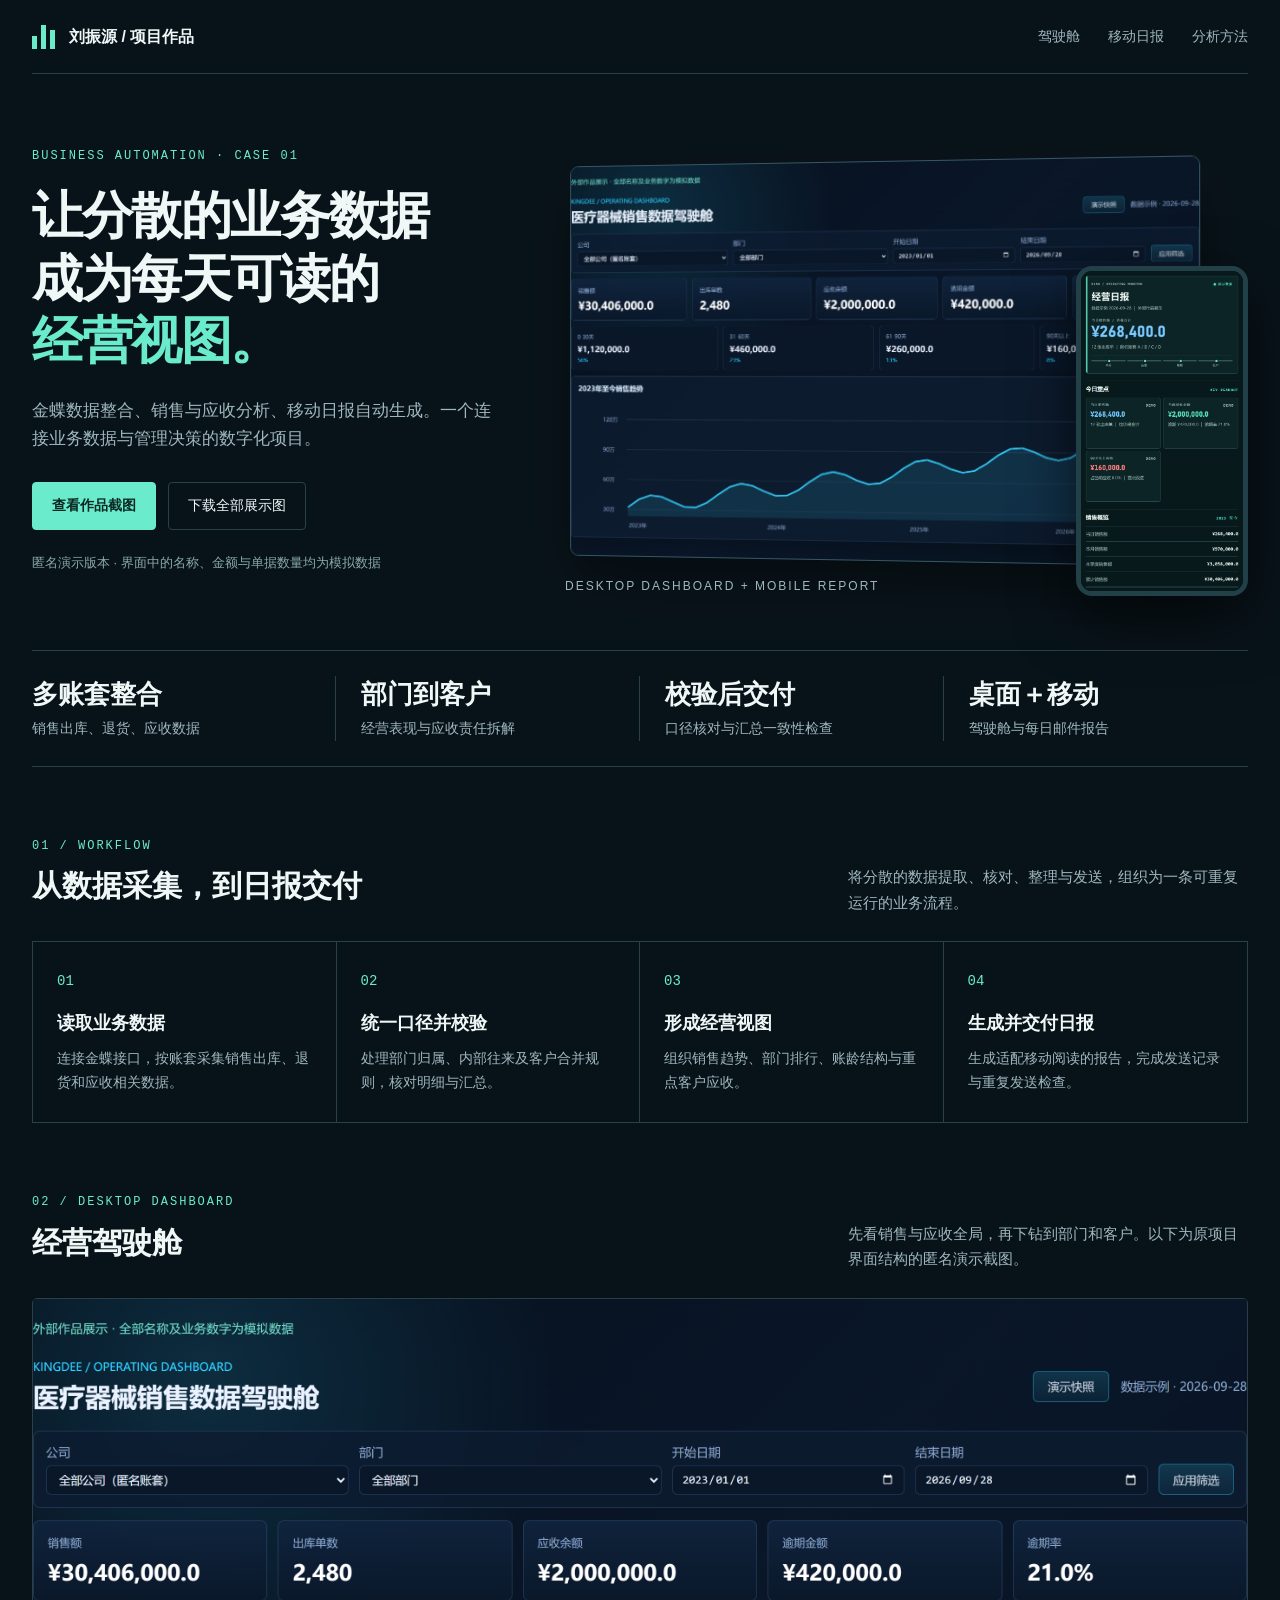
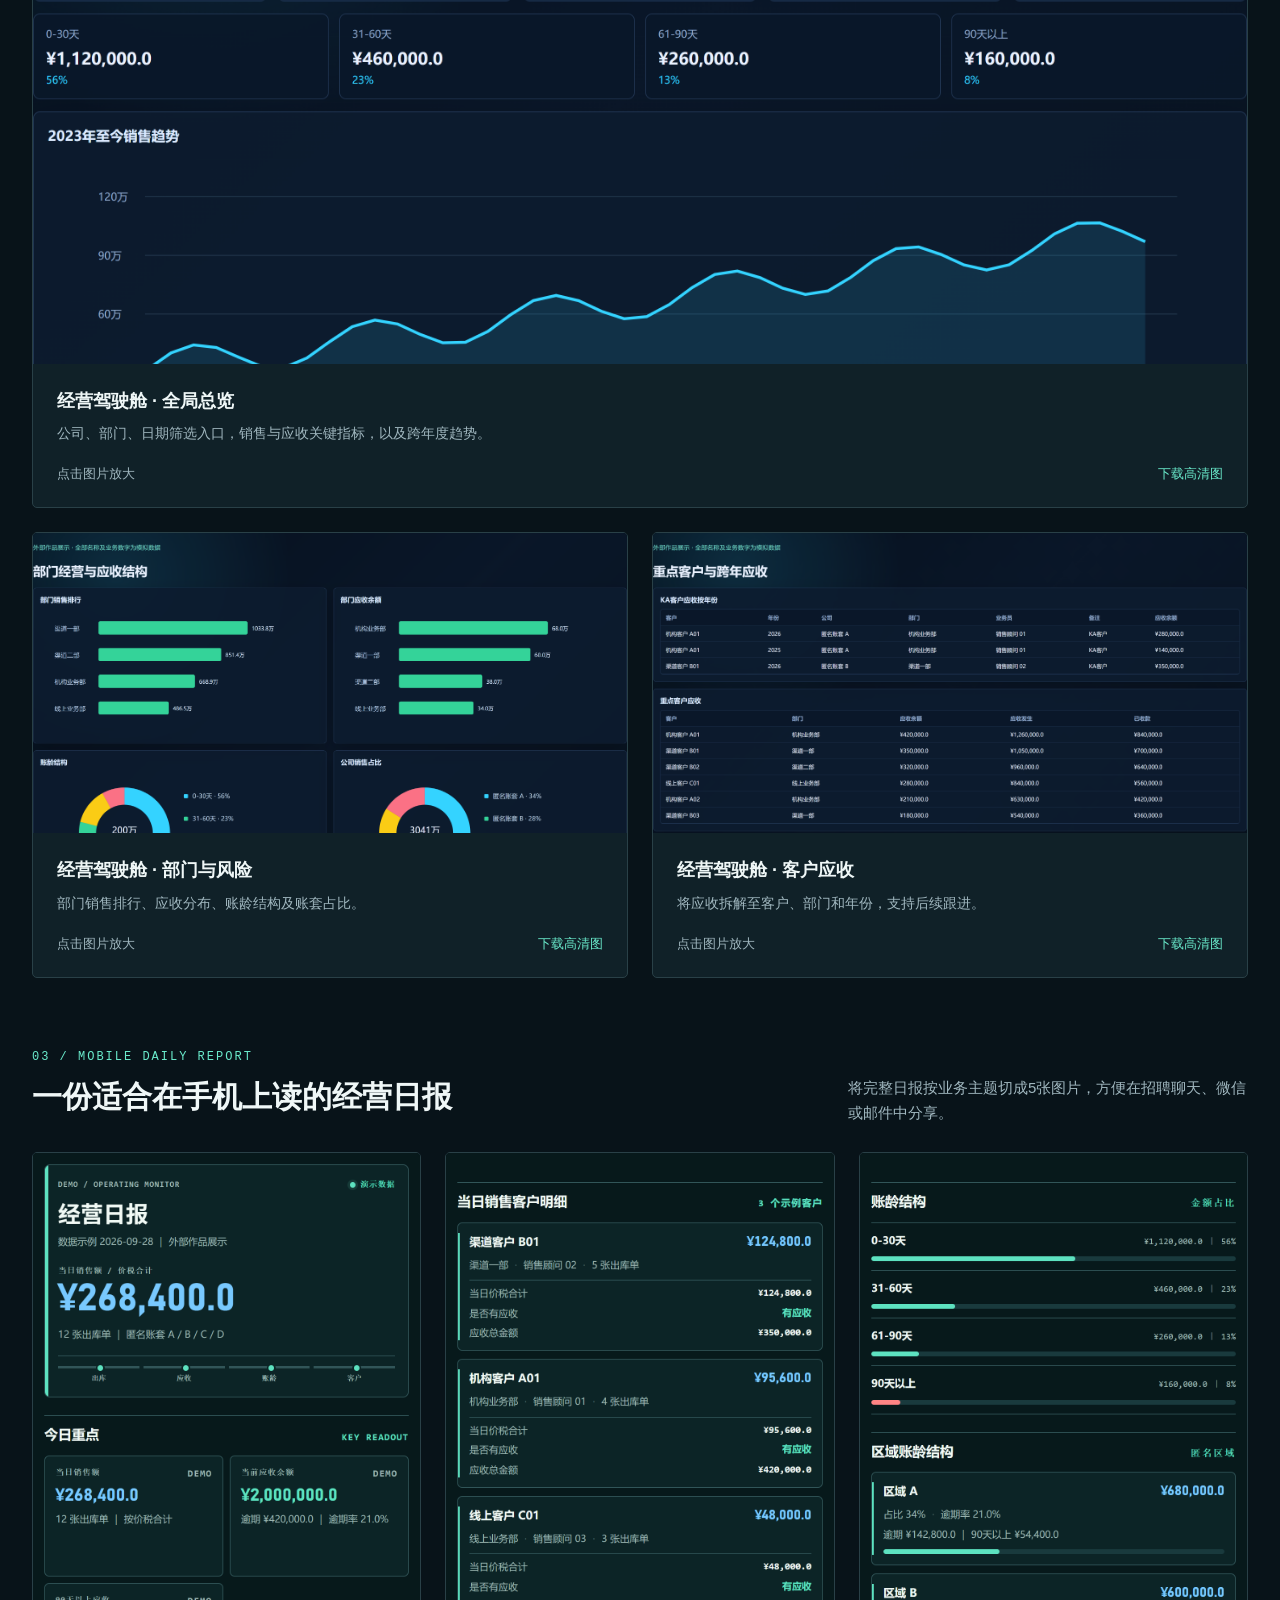
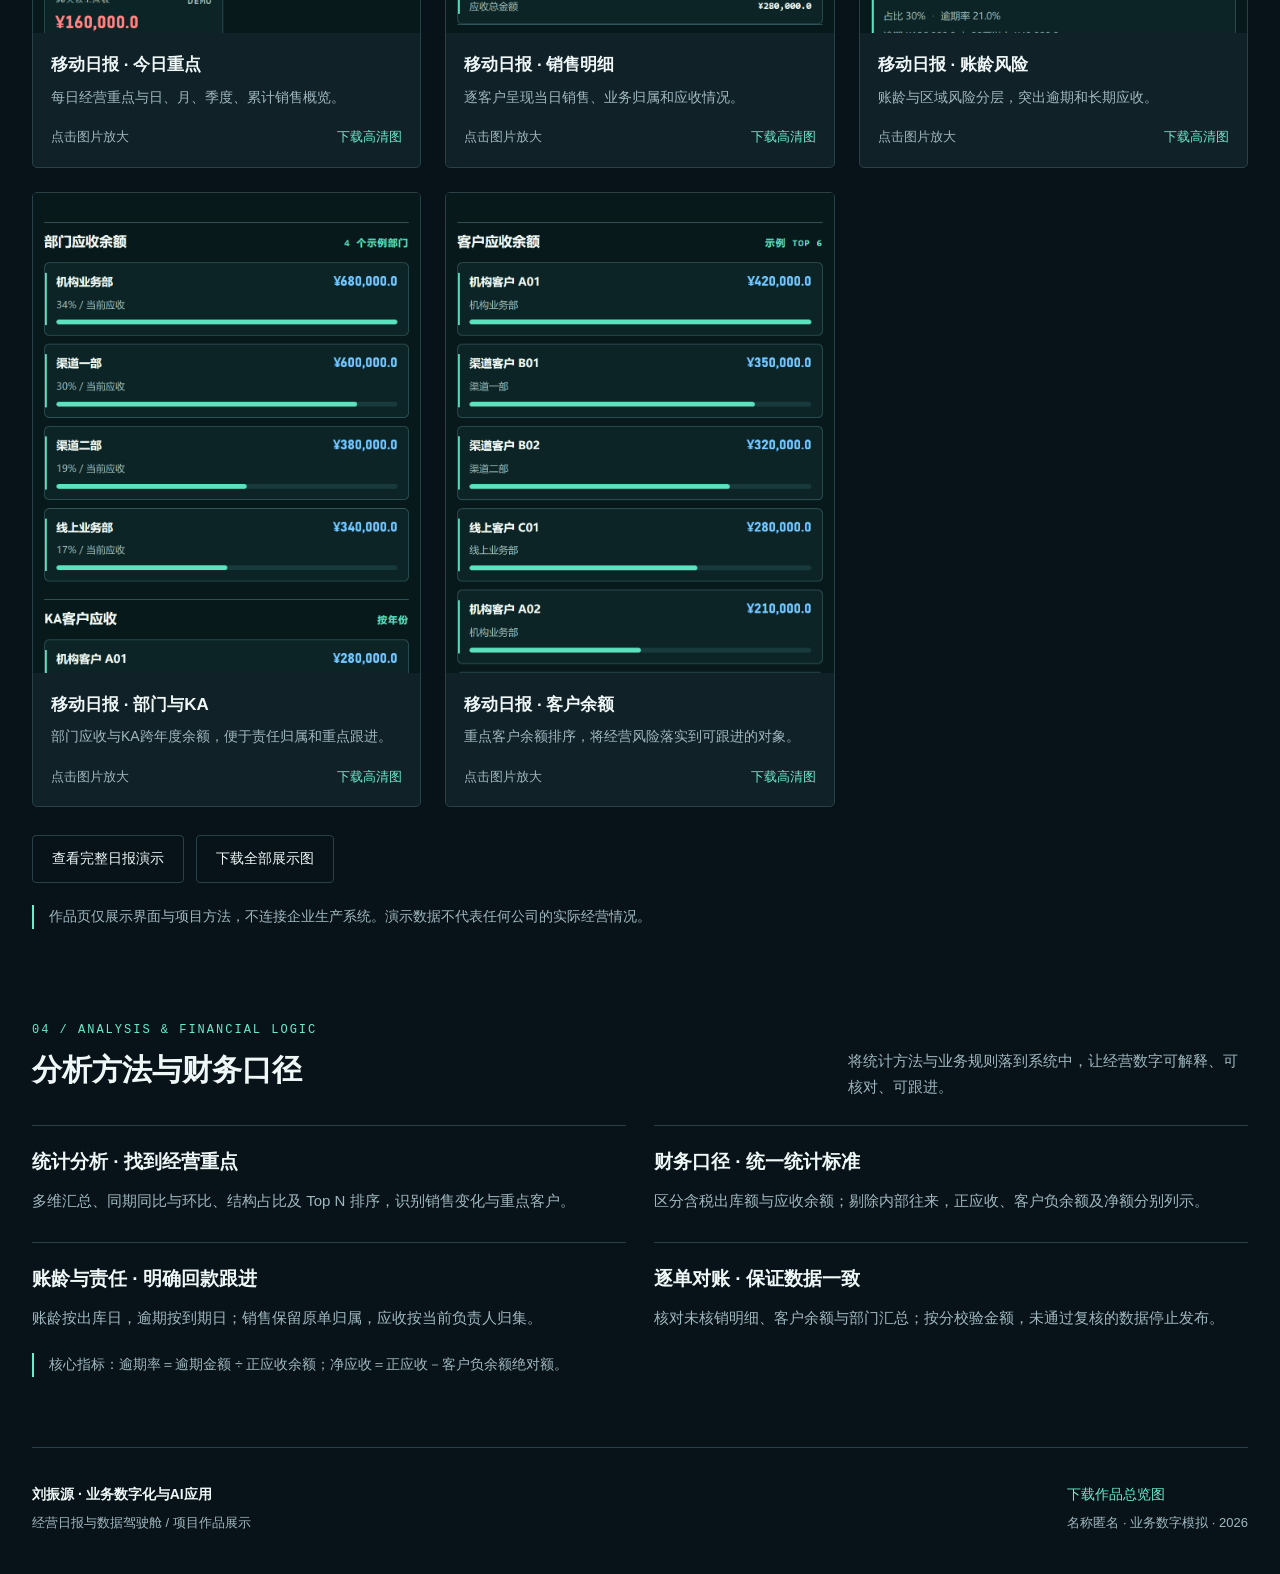
<file: index.html>
<!doctype html><html lang="zh-CN"><head><meta charset="utf-8"><meta name="viewport" content="width=device-width,initial-scale=1"><meta name="robots" content="noindex,nofollow"><meta name="description" content="刘振源的业务数字化作品：金蝶数据整合、销售与应收驾驶舱、移动经营日报和自动化交付。全部界面使用匿名名称与模拟业务数据。"><meta name="theme-color" content="#081319"><link rel="icon" href="data:image/svg+xml,%3Csvg%20xmlns%3D%22http%3A%2F%2Fwww.w3.org%2F2000%2Fsvg%22%20viewBox%3D%220%200%2064%2064%22%3E%3Crect%20width%3D%2264%22%20height%3D%2264%22%20rx%3D%2212%22%20fill%3D%22%23102128%22%2F%3E%3Cpath%20d%3D%22M16%2046V31h8v15zm12%200V16h8v30zm12%200V24h8v22z%22%20fill%3D%22%236aebcc%22%2F%3E%3C%2Fsvg%3E"><link rel="stylesheet" href="style.css"><title>刘振源 · 日报与经营驾驶舱作品集</title></head><body><div class="wrap"><nav class="nav" aria-label="作品导航"><a class="brand" href="#"><span class="mark" aria-hidden="true"><i></i><i></i><i></i></span><span>刘振源 / 项目作品</span></a><div class="nav-links"><a href="#desktop">驾驶舱</a><a href="#daily">移动日报</a><a href="#implementation">分析方法</a></div></nav><main><section class="hero"><div><div class="eyebrow">BUSINESS AUTOMATION · CASE 01</div><h1>让分散的业务数据<br>成为每天可读的<br><span style="color:var(--accent)">经营视图。</span></h1><p>金蝶数据整合、销售与应收分析、移动日报自动生成。一个连接业务数据与管理决策的数字化项目。</p><div class="buttons"><a class="button primary" href="#desktop">查看作品截图</a><a class="button" href="portfolio-images.zip" download>下载全部展示图</a></div><p class="hero-note">匿名演示版本 · 界面中的名称、金额与单据数量均为模拟数据</p></div><div class="hero-visual"><img class="screen" src="assets/01-dashboard-overview.png" alt="经营驾驶舱总览示意" width="2800" height="1700"><img class="phone" src="assets/04-daily-overview.png" alt="移动日报示意" width="960" height="2016"><span class="label">DESKTOP DASHBOARD + MOBILE REPORT</span></div></section><section class="facts" aria-label="项目能力"><div><strong>多账套整合</strong><span>销售出库、退货、应收数据</span></div><div><strong>部门到客户</strong><span>经营表现与应收责任拆解</span></div><div><strong>校验后交付</strong><span>口径核对与汇总一致性检查</span></div><div><strong>桌面＋移动</strong><span>驾驶舱与每日邮件报告</span></div></section><section class="section" id="workflow"><div class="section-head"><div><div class="eyebrow">01 / WORKFLOW</div><h2>从数据采集，到日报交付</h2></div><p>将分散的数据提取、核对、整理与发送，组织为一条可重复运行的业务流程。</p></div><div class="step-grid"><article class="step"><div class="no">01</div><h3>读取业务数据</h3><p>连接金蝶接口，按账套采集销售出库、退货和应收相关数据。</p></article><article class="step"><div class="no">02</div><h3>统一口径并校验</h3><p>处理部门归属、内部往来及客户合并规则，核对明细与汇总。</p></article><article class="step"><div class="no">03</div><h3>形成经营视图</h3><p>组织销售趋势、部门排行、账龄结构与重点客户应收。</p></article><article class="step"><div class="no">04</div><h3>生成并交付日报</h3><p>生成适配移动阅读的报告，完成发送记录与重复发送检查。</p></article></div></section><section class="section" id="desktop"><div class="section-head"><div><div class="eyebrow">02 / DESKTOP DASHBOARD</div><h2>经营驾驶舱</h2></div><p>先看销售与应收全局，再下钻到部门和客户。以下为原项目界面结构的匿名演示截图。</p></div><div class="desktop-grid"><article class="shot-card"><button class="preview" data-image="assets/01-dashboard-overview.png" data-title="经营驾驶舱 · 全局总览" data-mobile="false" aria-label="放大查看经营驾驶舱 · 全局总览"><img src="assets/01-dashboard-overview.png" alt="经营驾驶舱 · 全局总览，匿名演示数据" width="2880" height="1766" loading="lazy"></button><div class="card-info"><h3>经营驾驶舱 · 全局总览</h3><p>公司、部门、日期筛选入口，销售与应收关键指标，以及跨年度趋势。</p><div class="card-actions"><span>点击图片放大</span><a href="assets/01-dashboard-overview.png" download="01-dashboard-overview.png">下载高清图</a></div></div></article><article class="shot-card"><button class="preview" data-image="assets/02-dashboard-departments.png" data-title="经营驾驶舱 · 部门与风险" data-mobile="false" aria-label="放大查看经营驾驶舱 · 部门与风险"><img src="assets/02-dashboard-departments.png" alt="经营驾驶舱 · 部门与风险，匿名演示数据" width="2880" height="1838" loading="lazy"></button><div class="card-info"><h3>经营驾驶舱 · 部门与风险</h3><p>部门销售排行、应收分布、账龄结构及账套占比。</p><div class="card-actions"><span>点击图片放大</span><a href="assets/02-dashboard-departments.png" download="02-dashboard-departments.png">下载高清图</a></div></div></article><article class="shot-card"><button class="preview" data-image="assets/03-dashboard-customers.png" data-title="经营驾驶舱 · 客户应收" data-mobile="false" aria-label="放大查看经营驾驶舱 · 客户应收"><img src="assets/03-dashboard-customers.png" alt="经营驾驶舱 · 客户应收，匿名演示数据" width="2880" height="1482" loading="lazy"></button><div class="card-info"><h3>经营驾驶舱 · 客户应收</h3><p>将应收拆解至客户、部门和年份，支持后续跟进。</p><div class="card-actions"><span>点击图片放大</span><a href="assets/03-dashboard-customers.png" download="03-dashboard-customers.png">下载高清图</a></div></div></article></div></section><section class="section" id="daily"><div class="section-head"><div><div class="eyebrow">03 / MOBILE DAILY REPORT</div><h2>一份适合在手机上读的经营日报</h2></div><p>将完整日报按业务主题切成5张图片，方便在招聘聊天、微信或邮件中分享。</p></div><div class="mobile-grid"><article class="shot-card"><button class="preview" data-image="assets/04-daily-overview.png" data-title="移动日报 · 今日重点" data-mobile="true" aria-label="放大查看移动日报 · 今日重点"><img src="assets/04-daily-overview.png" alt="移动日报 · 今日重点，匿名演示数据" width="960" height="2018" loading="lazy"></button><div class="card-info"><h3>移动日报 · 今日重点</h3><p>每日经营重点与日、月、季度、累计销售概览。</p><div class="card-actions"><span>点击图片放大</span><a href="assets/04-daily-overview.png" download="04-daily-overview.png">下载高清图</a></div></div></article><article class="shot-card"><button class="preview" data-image="assets/05-daily-sales.png" data-title="移动日报 · 销售明细" data-mobile="true" aria-label="放大查看移动日报 · 销售明细"><img src="assets/05-daily-sales.png" alt="移动日报 · 销售明细，匿名演示数据" width="960" height="1316" loading="lazy"></button><div class="card-info"><h3>移动日报 · 销售明细</h3><p>逐客户呈现当日销售、业务归属和应收情况。</p><div class="card-actions"><span>点击图片放大</span><a href="assets/05-daily-sales.png" download="05-daily-sales.png">下载高清图</a></div></div></article><article class="shot-card"><button class="preview" data-image="assets/06-daily-aging.png" data-title="移动日报 · 账龄风险" data-mobile="true" aria-label="放大查看移动日报 · 账龄风险"><img src="assets/06-daily-aging.png" alt="移动日报 · 账龄风险，匿名演示数据" width="960" height="1926" loading="lazy"></button><div class="card-info"><h3>移动日报 · 账龄风险</h3><p>账龄与区域风险分层，突出逾期和长期应收。</p><div class="card-actions"><span>点击图片放大</span><a href="assets/06-daily-aging.png" download="06-daily-aging.png">下载高清图</a></div></div></article><article class="shot-card"><button class="preview" data-image="assets/07-daily-departments.png" data-title="移动日报 · 部门与KA" data-mobile="true" aria-label="放大查看移动日报 · 部门与KA"><img src="assets/07-daily-departments.png" alt="移动日报 · 部门与KA，匿名演示数据" width="960" height="1576" loading="lazy"></button><div class="card-info"><h3>移动日报 · 部门与KA</h3><p>部门应收与KA跨年度余额，便于责任归属和重点跟进。</p><div class="card-actions"><span>点击图片放大</span><a href="assets/07-daily-departments.png" download="07-daily-departments.png">下载高清图</a></div></div></article><article class="shot-card"><button class="preview" data-image="assets/08-daily-customers.png" data-title="移动日报 · 客户余额" data-mobile="true" aria-label="放大查看移动日报 · 客户余额"><img src="assets/08-daily-customers.png" alt="移动日报 · 客户余额，匿名演示数据" width="960" height="1518" loading="lazy"></button><div class="card-info"><h3>移动日报 · 客户余额</h3><p>重点客户余额排序，将经营风险落实到可跟进的对象。</p><div class="card-actions"><span>点击图片放大</span><a href="assets/08-daily-customers.png" download="08-daily-customers.png">下载高清图</a></div></div></article></div><div class="buttons"><a class="button" href="daily-demo.html" target="_blank" rel="noopener">查看完整日报演示</a><a class="button" href="portfolio-images.zip" download>下载全部展示图</a></div><p class="note">作品页仅展示界面与项目方法，不连接企业生产系统。演示数据不代表任何公司的实际经营情况。</p></section><section class="section" id="implementation"><div class="section-head"><div><div class="eyebrow">04 / ANALYSIS &amp; FINANCIAL LOGIC</div><h2>分析方法与财务口径</h2></div><p>将统计方法与业务规则落到系统中，让经营数字可解释、可核对、可跟进。</p></div><div class="capabilities"><article><h3>统计分析 · 找到经营重点</h3><p>多维汇总、同期同比与环比、结构占比及 Top N 排序，识别销售变化与重点客户。</p></article><article><h3>财务口径 · 统一统计标准</h3><p>区分含税出库额与应收余额；剔除内部往来，正应收、客户负余额及净额分别列示。</p></article><article><h3>账龄与责任 · 明确回款跟进</h3><p>账龄按出库日，逾期按到期日；销售保留原单归属，应收按当前负责人归集。</p></article><article><h3>逐单对账 · 保证数据一致</h3><p>核对未核销明细、客户余额与部门汇总；按分校验金额，未通过复核的数据停止发布。</p></article></div><p class="note">核心指标：逾期率＝逾期金额 ÷ 正应收余额；净应收＝正应收－客户负余额绝对额。</p></section></main><footer class="foot"><div><strong>刘振源 · 业务数字化与AI应用</strong><small>经营日报与数据驾驶舱 / 项目作品展示</small></div><div><a href="assets/00-project-overview.png" download>下载作品总览图</a><small>名称匿名 · 业务数字模拟 · 2026</small></div></footer></div><dialog id="viewer" aria-labelledby="viewer-title"><div class="dialog-bar"><strong id="viewer-title">作品图片</strong><div class="dialog-links"><a id="viewer-download" download>下载原图</a><button id="close-viewer" aria-label="关闭图片">关闭</button></div></div><div class="dialog-body"><img id="viewer-image" alt=""></div></dialog><script src="page.js"></script></body></html>
</file>
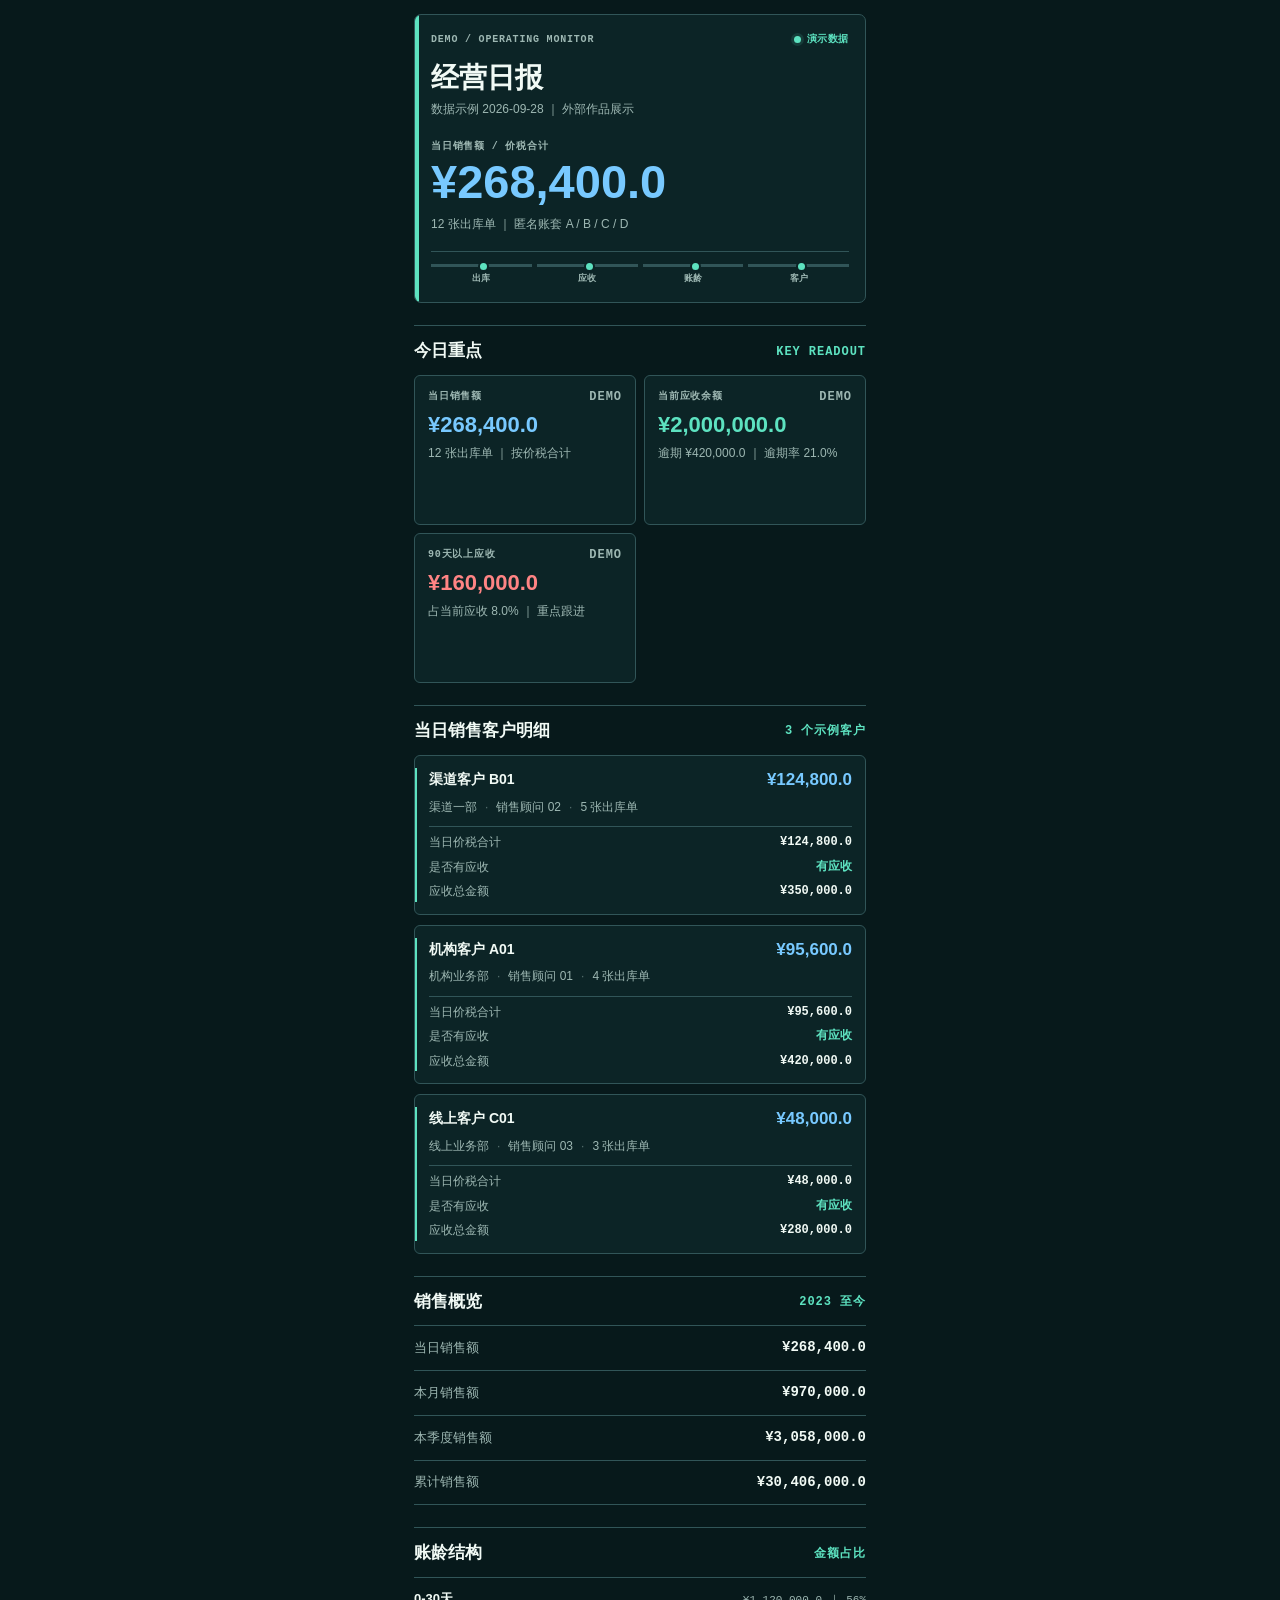
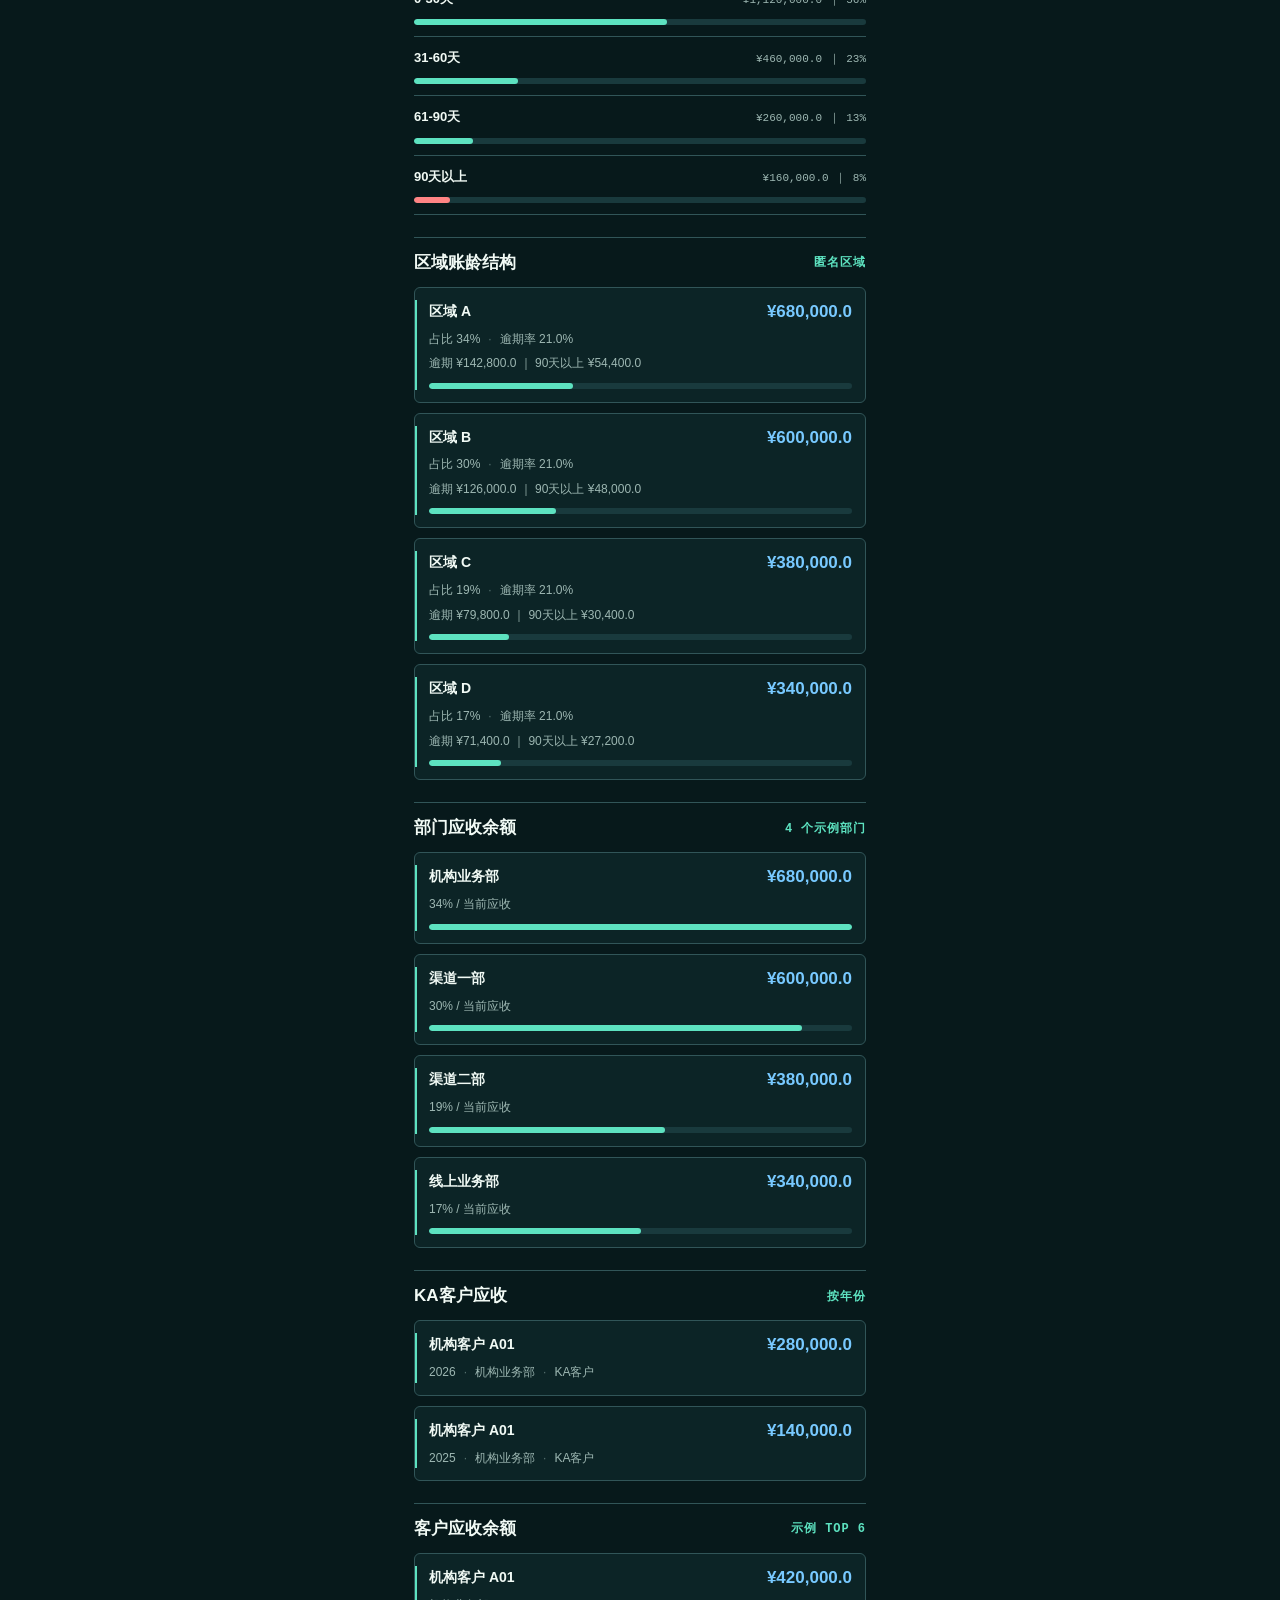
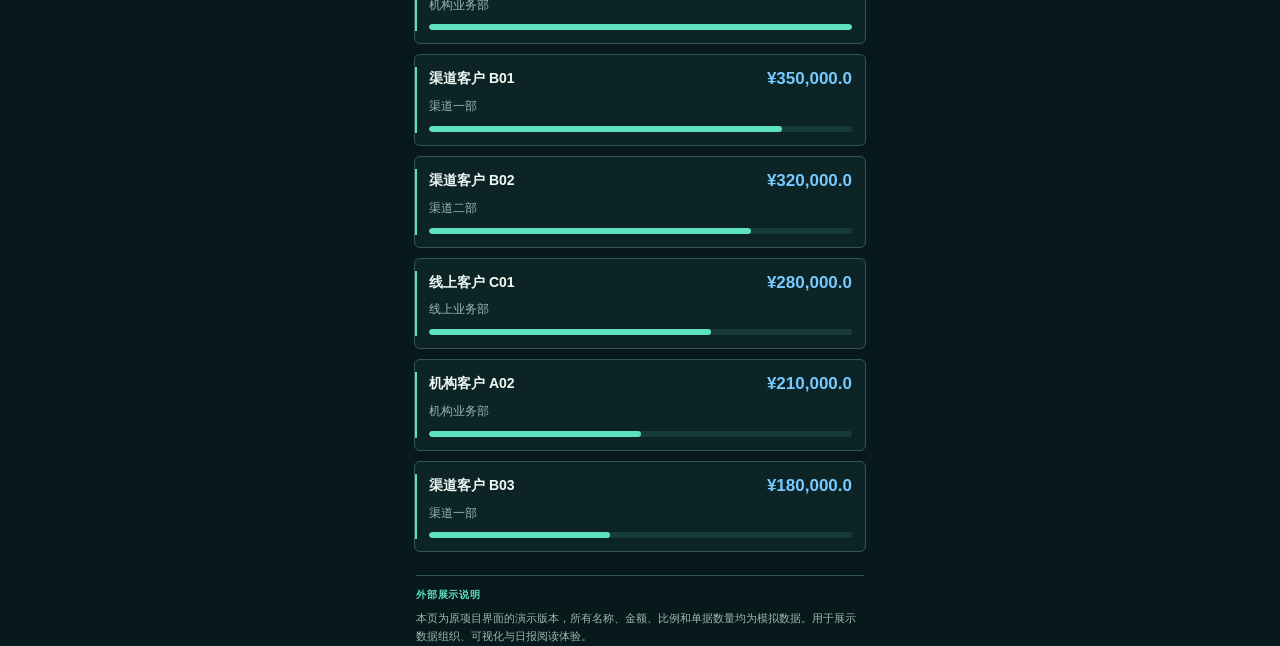
<file: daily-demo.html>
<!doctype html><html lang="zh-CN"><head><meta charset="UTF-8"><meta name="viewport" content="width=device-width,initial-scale=1"><title>经营日报｜匿名演示</title><style>
    :root {
      color-scheme: dark;
      --canvas: #07191b;
      --surface: #0c2426;
      --surface-strong: #113236;
      --ink: #f1faf5;
      --muted: #9db7b2;
      --hairline: #315558;
      --aqua: #5de2c0;
      --blue: #78c9ff;
      --yellow: #ffc857;
      --rose: #ff8484;
      --quiet: #56716f;
    }
    * { box-sizing: border-box; }
    body {
      margin: 0;
      background: var(--canvas);
      color: var(--ink);
      font-family: "HarmonyOS Sans SC", "HONOR Sans", "Noto Sans SC", "Noto Sans CJK SC", "Microsoft YaHei", system-ui, sans-serif;
      font-size: 15px;
      line-height: 1.55;
      -webkit-text-size-adjust: 100%;
    }
    .page {
      width: min(100%, 480px);
      margin: 0 auto;
      padding: 14px 14px 32px;
      overflow: hidden;
    }
    .monitor-header {
      position: relative;
      padding: 17px 16px 15px;
      border: 1px solid var(--hairline);
      border-radius: 7px;
      background: var(--surface);
      overflow: hidden;
    }
    .monitor-header::before {
      content: "";
      position: absolute;
      inset: 0 auto 0 0;
      width: 4px;
      background: var(--aqua);
    }
    .monitor-topline, .section-heading, .metric-card__top, .row-head,
    .detail-pair, .overview-row, .age-head, .foot-label {
      display: flex;
      align-items: center;
      justify-content: space-between;
      gap: 12px;
    }
    .eyebrow, .utility-label, .section-kicker, .metric-card label, .data-label, .foot-label {
      color: var(--muted);
      font-family: "Cascadia Mono", "Consolas", monospace;
      font-size: 10px;
      font-weight: 700;
      letter-spacing: .08em;
      line-height: 1.35;
      text-transform: uppercase;
    }
    .monitor-state {
      display: inline-flex;
      align-items: center;
      gap: 6px;
      color: var(--aqua);
      font-family: "Cascadia Mono", "Consolas", monospace;
      font-size: 10px;
      font-weight: 800;
      letter-spacing: .06em;
      white-space: nowrap;
    }
    .monitor-state::before {
      content: "";
      width: 7px;
      height: 7px;
      border-radius: 50%;
      background: var(--aqua);
      box-shadow: 0 0 0 3px rgba(93, 226, 192, .12);
    }
    h1, h2, p { margin: 0; }
    h1 {
      margin-top: 14px;
      color: var(--ink);
      font-family: "Bahnschrift", "HarmonyOS Sans SC", "HONOR Sans", "Noto Sans SC", "Microsoft YaHei", sans-serif;
      font-size: 28px;
      font-weight: 750;
      line-height: 1.15;
      letter-spacing: 0;
    }
    .sub { margin-top: 6px; color: var(--muted); font-size: 12px; line-height: 1.5; }
    .primary-readout { margin-top: 22px; }
    .primary-readout strong {
      display: block;
      margin-top: 5px;
      color: var(--blue);
      font-family: "Bahnschrift", "Arial Narrow", "HarmonyOS Sans SC", "HONOR Sans", "Microsoft YaHei", sans-serif;
      font-size: clamp(32px, 10.5vw, 47px);
      font-weight: 800;
      line-height: 1.03;
      letter-spacing: 0;
      font-variant-numeric: tabular-nums;
      overflow-wrap: anywhere;
    }
    .primary-readout small { display: block; margin-top: 8px; color: var(--muted); font-size: 12px; }
    .signal-rail {
      display: grid;
      grid-template-columns: repeat(4, 1fr);
      gap: 5px;
      margin-top: 18px;
      padding-top: 12px;
      border-top: 1px solid var(--hairline);
    }
    .signal-cell {
      position: relative;
      min-width: 0;
      padding-top: 9px;
      color: var(--muted);
      font-family: "Cascadia Mono", "Consolas", monospace;
      font-size: 9px;
      font-weight: 700;
      text-align: center;
      white-space: nowrap;
    }
    .signal-cell::before { content: ""; position: absolute; top: 0; left: 0; width: 100%; height: 3px; background: var(--hairline); }
    .signal-cell::after {
      content: "";
      position: absolute;
      top: -3px;
      left: calc(50% - 3px);
      width: 7px;
      height: 7px;
      border: 2px solid var(--surface);
      border-radius: 50%;
      background: var(--aqua);
    }
    .section { margin-top: 22px; padding-top: 14px; border-top: 1px solid var(--hairline); }
    .section-heading { margin-bottom: 12px; }
    h2 {
      color: var(--ink);
      font-family: "Bahnschrift", "HarmonyOS Sans SC", "HONOR Sans", "Microsoft YaHei", sans-serif;
      font-size: 17px;
      font-weight: 750;
      line-height: 1.35;
      letter-spacing: 0;
    }
    .section-kicker { flex: 0 0 auto; color: var(--aqua); text-align: right; white-space: nowrap; }
    .focus-grid, .mini-list { display: grid; gap: 8px; }
    .metric-card, .row-card {
      min-width: 0;
      padding: 13px;
      border: 1px solid var(--hairline);
      border-radius: 6px;
      background: var(--surface);
    }
    .metric-card--sales { border-color: rgba(120, 201, 255, .55); background: var(--surface-strong); }
    .metric-card strong {
      display: block;
      margin-top: 8px;
      font-family: "Bahnschrift", "Arial Narrow", "HarmonyOS Sans SC", "HONOR Sans", "Microsoft YaHei", sans-serif;
      font-size: clamp(23px, 7.5vw, 34px);
      font-weight: 800;
      line-height: 1.1;
      font-variant-numeric: tabular-nums;
      overflow-wrap: anywhere;
    }
    .metric-card small { display: block; margin-top: 7px; color: var(--muted); font-size: 12px; line-height: 1.5; }
    .accent { color: var(--blue); }
    .good { color: var(--aqua); }
    .warn { color: var(--yellow); }
    .risk { color: var(--rose); }
    .row-card { position: relative; padding-left: 14px; overflow: hidden; }
    .row-card::before { content: ""; position: absolute; inset: 12px auto 12px 0; width: 2px; background: var(--quiet); }
    .row-card--risk::before { background: var(--rose); }
    .row-card--aqua::before { background: var(--aqua); }
    .row-head { align-items: flex-start; }
    .name { min-width: 0; color: var(--ink); font-size: 14px; font-weight: 750; line-height: 1.45; overflow-wrap: anywhere; }
    .value {
      flex: 0 0 auto;
      max-width: 52%;
      color: var(--blue);
      font-family: "Bahnschrift", "Arial Narrow", "HarmonyOS Sans SC", "HONOR Sans", "Microsoft YaHei", sans-serif;
      font-size: 17px;
      font-weight: 800;
      line-height: 1.35;
      text-align: right;
      font-variant-numeric: tabular-nums;
      overflow-wrap: anywhere;
    }
    .note { margin-top: 6px; color: var(--muted); font-size: 12px; line-height: 1.55; overflow-wrap: anywhere; }
    .meta-line { display: flex; flex-wrap: wrap; gap: 5px 8px; margin-top: 7px; color: var(--muted); font-size: 12px; line-height: 1.45; }
    .meta-line span + span::before { content: "·"; margin-right: 8px; color: var(--quiet); }
    .detail-pairs { display: grid; gap: 0; margin-top: 10px; border-top: 1px solid var(--hairline); }
    .detail-pair { min-width: 0; padding-top: 7px; color: var(--muted); font-size: 12px; line-height: 1.45; }
    .detail-pair strong { max-width: 62%; color: var(--ink); font-family: "Consolas", monospace; font-size: 12px; text-align: right; overflow-wrap: anywhere; }
    .status-yes { color: var(--aqua) !important; }
    .status-no { color: var(--muted) !important; }
    .bar { height: 6px; margin-top: 10px; overflow: hidden; border-radius: 3px; background: #193a3d; }
    .bar > span { display: block; height: 100%; border-radius: inherit; background: var(--aqua); }
    .bar--risk > span { background: var(--rose); }
    .overview-list, .aging-stack { display: grid; border-top: 1px solid var(--hairline); }
    .overview-row, .aging-line { padding: 11px 0; border-bottom: 1px solid var(--hairline); }
    .overview-row span { color: var(--muted); font-size: 13px; }
    .overview-row strong { max-width: 64%; color: var(--ink); font-family: "Consolas", monospace; font-size: 14px; text-align: right; overflow-wrap: anywhere; }
    .age-head { align-items: baseline; }
    .aging-label { color: var(--ink); font-size: 13px; font-weight: 700; }
    .aging-number { max-width: 68%; color: var(--muted); font-family: "Consolas", monospace; font-size: 11px; text-align: right; overflow-wrap: anywhere; }
    .foot { margin: 23px 2px 0; padding-top: 13px; border-top: 1px solid var(--hairline); color: var(--muted); font-size: 11px; line-height: 1.7; }
    .foot-label { margin-bottom: 6px; color: var(--aqua); }
    @media (min-width: 390px) {
      .focus-grid { grid-template-columns: 1fr 1fr; }
      .metric-card--sales { grid-column: 1 / -1; }
      .metric-card:not(.metric-card--sales) { min-height: 150px; }
      .metric-card:not(.metric-card--sales) strong { font-size: clamp(18px, 4.8vw, 22px); white-space: nowrap; }
    }
    @media (max-width: 360px) {
      .page { padding-left: 10px; padding-right: 10px; }
      .monitor-header { padding-left: 14px; padding-right: 14px; }
      .metric-card, .row-card { padding-left: 11px; padding-right: 11px; }
      h1 { font-size: 25px; }
      .primary-readout strong { font-size: 32px; }
      .value { max-width: 48%; font-size: 15px; }
      .signal-cell { font-size: 8px; }
    }
  body{font-family:"Microsoft YaHei","Segoe UI",sans-serif}.data-label{font-size:12px}.section-kicker{font-size:12px}.capture-note{padding:16px 18px;color:#9db7b2;font-size:13px;border-top:1px solid #315558}.page{padding-bottom:0}.mini-list{gap:10px}</style></head><body><main class="page"><header class="monitor-header"><div class="monitor-topline"><div class="eyebrow">DEMO / OPERATING MONITOR</div><div class="monitor-state">演示数据</div></div><h1>经营日报</h1><div class="sub">数据示例 2026-09-28 ｜ 外部作品展示</div><div class="primary-readout"><div class="utility-label">当日销售额 / 价税合计</div><strong>¥268,400.0</strong><small>12 张出库单 ｜ 匿名账套 A / B / C / D</small></div><div class="signal-rail"><div class="signal-cell">出库</div><div class="signal-cell">应收</div><div class="signal-cell">账龄</div><div class="signal-cell">客户</div></div></header><section class="section"><div class="section-heading"><h2>今日重点</h2><span class="section-kicker">KEY READOUT</span></div><div class="focus-grid"><article class="metric-card"><div class="metric-card__top"><label>当日销售额</label><span class="data-label">DEMO</span></div><strong class="accent">¥268,400.0</strong><small>12 张出库单 ｜ 按价税合计</small></article><article class="metric-card"><div class="metric-card__top"><label>当前应收余额</label><span class="data-label">DEMO</span></div><strong class="good">¥2,000,000.0</strong><small>逾期 ¥420,000.0 ｜ 逾期率 21.0%</small></article><article class="metric-card"><div class="metric-card__top"><label>90天以上应收</label><span class="data-label">DEMO</span></div><strong class="risk">¥160,000.0</strong><small>占当前应收 8.0% ｜ 重点跟进</small></article></div></section><section class="section"><div class="section-heading"><h2>当日销售客户明细</h2><span class="section-kicker">3 个示例客户</span></div><div class="mini-list"><article class="row-card row-card--aqua"><div class="row-head"><div class="name">渠道客户 B01</div><div class="value">¥124,800.0</div></div><div class="meta-line"><span>渠道一部</span><span>销售顾问 02</span><span>5 张出库单</span></div><div class="detail-pairs"><div class="detail-pair"><span>当日价税合计</span><strong>¥124,800.0</strong></div><div class="detail-pair"><span>是否有应收</span><strong class="status-yes">有应收</strong></div><div class="detail-pair"><span>应收总金额</span><strong>¥350,000.0</strong></div></div></article><article class="row-card row-card--aqua"><div class="row-head"><div class="name">机构客户 A01</div><div class="value">¥95,600.0</div></div><div class="meta-line"><span>机构业务部</span><span>销售顾问 01</span><span>4 张出库单</span></div><div class="detail-pairs"><div class="detail-pair"><span>当日价税合计</span><strong>¥95,600.0</strong></div><div class="detail-pair"><span>是否有应收</span><strong class="status-yes">有应收</strong></div><div class="detail-pair"><span>应收总金额</span><strong>¥420,000.0</strong></div></div></article><article class="row-card row-card--aqua"><div class="row-head"><div class="name">线上客户 C01</div><div class="value">¥48,000.0</div></div><div class="meta-line"><span>线上业务部</span><span>销售顾问 03</span><span>3 张出库单</span></div><div class="detail-pairs"><div class="detail-pair"><span>当日价税合计</span><strong>¥48,000.0</strong></div><div class="detail-pair"><span>是否有应收</span><strong class="status-yes">有应收</strong></div><div class="detail-pair"><span>应收总金额</span><strong>¥280,000.0</strong></div></div></article></div></section><section class="section"><div class="section-heading"><h2>销售概览</h2><span class="section-kicker">2023 至今</span></div><div class="overview-list"><div class="overview-row"><span>当日销售额</span><strong>¥268,400.0</strong></div><div class="overview-row"><span>本月销售额</span><strong>¥970,000.0</strong></div><div class="overview-row"><span>本季度销售额</span><strong>¥3,058,000.0</strong></div><div class="overview-row"><span>累计销售额</span><strong>¥30,406,000.0</strong></div></div></section><section class="section"><div class="section-heading"><h2>账龄结构</h2><span class="section-kicker">金额占比</span></div><div class="aging-stack"><div class="aging-line"><div class="age-head"><div class="aging-label">0-30天</div><div class="aging-number">¥1,120,000.0 ｜ 56%</div></div><div class="bar "><span style="width:56%"></span></div></div><div class="aging-line"><div class="age-head"><div class="aging-label">31-60天</div><div class="aging-number">¥460,000.0 ｜ 23%</div></div><div class="bar "><span style="width:23%"></span></div></div><div class="aging-line"><div class="age-head"><div class="aging-label">61-90天</div><div class="aging-number">¥260,000.0 ｜ 13%</div></div><div class="bar "><span style="width:13%"></span></div></div><div class="aging-line"><div class="age-head"><div class="aging-label">90天以上</div><div class="aging-number">¥160,000.0 ｜ 8%</div></div><div class="bar bar--risk"><span style="width:8%"></span></div></div></div></section><section class="section"><div class="section-heading"><h2>区域账龄结构</h2><span class="section-kicker">匿名区域</span></div><div class="mini-list"><article class="row-card row-card--aqua"><div class="row-head"><div class="name">区域 A</div><div class="value">¥680,000.0</div></div><div class="meta-line"><span>占比 34%</span><span>逾期率 21.0%</span></div><div class="note">逾期 ¥142,800.0 ｜ 90天以上 ¥54,400.0</div><div class="bar"><span style="width:34%"></span></div></article><article class="row-card row-card--aqua"><div class="row-head"><div class="name">区域 B</div><div class="value">¥600,000.0</div></div><div class="meta-line"><span>占比 30%</span><span>逾期率 21.0%</span></div><div class="note">逾期 ¥126,000.0 ｜ 90天以上 ¥48,000.0</div><div class="bar"><span style="width:30%"></span></div></article><article class="row-card row-card--aqua"><div class="row-head"><div class="name">区域 C</div><div class="value">¥380,000.0</div></div><div class="meta-line"><span>占比 19%</span><span>逾期率 21.0%</span></div><div class="note">逾期 ¥79,800.0 ｜ 90天以上 ¥30,400.0</div><div class="bar"><span style="width:19%"></span></div></article><article class="row-card row-card--aqua"><div class="row-head"><div class="name">区域 D</div><div class="value">¥340,000.0</div></div><div class="meta-line"><span>占比 17%</span><span>逾期率 21.0%</span></div><div class="note">逾期 ¥71,400.0 ｜ 90天以上 ¥27,200.0</div><div class="bar"><span style="width:17%"></span></div></article></div></section><section class="section"><div class="section-heading"><h2>部门应收余额</h2><span class="section-kicker">4 个示例部门</span></div><div class="mini-list"><article class="row-card row-card--aqua"><div class="row-head"><div class="name">机构业务部</div><div class="value">¥680,000.0</div></div><div class="note">34% / 当前应收</div><div class="bar"><span style="width:100%"></span></div></article><article class="row-card row-card--aqua"><div class="row-head"><div class="name">渠道一部</div><div class="value">¥600,000.0</div></div><div class="note">30% / 当前应收</div><div class="bar"><span style="width:88.23529411764706%"></span></div></article><article class="row-card row-card--aqua"><div class="row-head"><div class="name">渠道二部</div><div class="value">¥380,000.0</div></div><div class="note">19% / 当前应收</div><div class="bar"><span style="width:55.88235294117647%"></span></div></article><article class="row-card row-card--aqua"><div class="row-head"><div class="name">线上业务部</div><div class="value">¥340,000.0</div></div><div class="note">17% / 当前应收</div><div class="bar"><span style="width:50%"></span></div></article></div></section><section class="section"><div class="section-heading"><h2>KA客户应收</h2><span class="section-kicker">按年份</span></div><div class="mini-list"><article class="row-card row-card--aqua"><div class="row-head"><div class="name">机构客户 A01</div><div class="value">¥280,000.0</div></div><div class="meta-line"><span>2026</span><span>机构业务部</span><span>KA客户</span></div></article><article class="row-card row-card--aqua"><div class="row-head"><div class="name">机构客户 A01</div><div class="value">¥140,000.0</div></div><div class="meta-line"><span>2025</span><span>机构业务部</span><span>KA客户</span></div></article></div></section><section class="section"><div class="section-heading"><h2>客户应收余额</h2><span class="section-kicker">示例 TOP 6</span></div><div class="mini-list"><article class="row-card row-card--aqua"><div class="row-head"><div class="name">机构客户 A01</div><div class="value">¥420,000.0</div></div><div class="note">机构业务部</div><div class="bar"><span style="width:100%"></span></div></article><article class="row-card row-card--aqua"><div class="row-head"><div class="name">渠道客户 B01</div><div class="value">¥350,000.0</div></div><div class="note">渠道一部</div><div class="bar"><span style="width:83.33333333333333%"></span></div></article><article class="row-card row-card--aqua"><div class="row-head"><div class="name">渠道客户 B02</div><div class="value">¥320,000.0</div></div><div class="note">渠道二部</div><div class="bar"><span style="width:76.19047619047619%"></span></div></article><article class="row-card row-card--aqua"><div class="row-head"><div class="name">线上客户 C01</div><div class="value">¥280,000.0</div></div><div class="note">线上业务部</div><div class="bar"><span style="width:66.66666666666667%"></span></div></article><article class="row-card row-card--aqua"><div class="row-head"><div class="name">机构客户 A02</div><div class="value">¥210,000.0</div></div><div class="note">机构业务部</div><div class="bar"><span style="width:50%"></span></div></article><article class="row-card row-card--aqua"><div class="row-head"><div class="name">渠道客户 B03</div><div class="value">¥180,000.0</div></div><div class="note">渠道一部</div><div class="bar"><span style="width:42.857142857142854%"></span></div></article></div></section><footer class="foot"><div class="foot-label">外部展示说明</div>本页为原项目界面的演示版本，所有名称、金额、比例和单据数量均为模拟数据。用于展示数据组织、可视化与日报阅读体验。</footer></main></body></html>
</file>
<file: style.css>
:root{color-scheme:dark;--bg:#081319;--panel:#102128;--line:#294047;--text:#eff7f7;--muted:#a0b7bf;--accent:#6aebcc}*{box-sizing:border-box}html{scroll-behavior:smooth;scroll-padding-top:90px}body{margin:0;background:var(--bg);color:var(--text);font:16px/1.7 "Microsoft YaHei","Segoe UI",sans-serif}a{color:inherit;text-decoration:none}button{font:inherit}button,a{-webkit-tap-highlight-color:transparent}a:focus-visible,button:focus-visible{outline:3px solid var(--accent);outline-offset:5px}.wrap{width:min(1240px,calc(100% - 64px));margin:auto}.nav{display:flex;justify-content:space-between;align-items:center;padding:23px 0;border-bottom:1px solid var(--line);gap:20px}.brand{display:flex;align-items:center;gap:14px;font-weight:700}.mark{display:grid;grid-template-columns:repeat(3,5px);align-items:end;gap:4px;height:25px}.mark i{background:var(--accent);height:13px}.mark i:nth-child(2){height:24px}.mark i:nth-child(3){height:19px}.nav-links{display:flex;gap:28px;font-size:14px;color:var(--muted)}.hero{padding:64px 0 54px;display:grid;grid-template-columns:.82fr 1.18fr;gap:50px;align-items:center}.eyebrow{color:var(--accent);font:12px/1.6 Consolas,monospace;letter-spacing:2px;text-transform:uppercase}.hero h1{font-size:clamp(36px,4vw,55px);line-height:1.22;letter-spacing:-1.5px;margin:19px 0 24px}.hero p{max-width:470px;color:var(--muted);font-size:17px}.buttons{display:flex;gap:12px;flex-wrap:wrap;margin-top:28px}.button{display:inline-flex;align-items:center;justify-content:center;border:1px solid var(--line);border-radius:4px;padding:11px 19px;font-size:14px;color:var(--text);background:transparent;cursor:pointer}.button.primary{background:var(--accent);color:#0a2722;border-color:var(--accent);font-weight:700}.button:hover{border-color:var(--accent)}.hero-note{font-size:13px!important;color:#8aa9a7!important;margin-top:22px}.hero-visual{position:relative;padding:23px 0 35px}.hero-visual .screen{width:92%;border:1px solid #365766;border-radius:9px;box-shadow:0 25px 60px #0006;transform:perspective(1200px) rotateY(-6deg)}.hero-visual .phone{width:25%;max-height:330px;object-fit:cover;object-position:top;position:absolute;right:0;bottom:0;border:5px solid #224047;border-radius:16px;box-shadow:0 20px 60px #0009}.hero-visual .label{font-size:12px;color:var(--muted);letter-spacing:2px;position:absolute;left:5px;bottom:0}.facts{display:grid;grid-template-columns:repeat(4,1fr);border-top:1px solid var(--line);border-bottom:1px solid var(--line);padding:25px 0}.facts div{padding:0 25px;border-right:1px solid var(--line)}.facts div:first-child{padding-left:0}.facts div:last-child{border:0}.facts strong{display:block;font-size:26px;line-height:1.4;color:var(--text)}.facts span{display:block;color:var(--muted);font-size:14px;margin-top:5px}.section{padding:70px 0 0}.section-head{display:flex;justify-content:space-between;align-items:flex-end;gap:24px;margin-bottom:26px}.section h2{font-size:30px;line-height:1.3;margin:10px 0}.section-head p{max-width:400px;font-size:15px;color:var(--muted);margin:0}.step-grid{display:grid;grid-template-columns:repeat(4,1fr);gap:0;border:1px solid var(--line)}.step{padding:28px 24px;border-right:1px solid var(--line)}.step:last-child{border:0}.step .no{font-family:Consolas,monospace;color:var(--accent);font-size:14px}.step h3{font-size:18px;margin:14px 0 8px}.step p{font-size:14px;color:var(--muted);margin:0}.desktop-grid{display:grid;grid-template-columns:1fr 1fr;gap:24px}.shot-card{min-width:0;background:var(--panel);border:1px solid var(--line);border-radius:5px;overflow:hidden}.shot-card:first-child{grid-column:1/-1}.preview{display:block;padding:0;background:#07161e;border:0;width:100%;cursor:zoom-in;text-align:left}.preview img{display:block;width:100%;height:300px;object-fit:cover;object-position:top}.shot-card:first-child .preview img{height:auto;max-height:665px;object-fit:cover}.card-info{padding:22px 24px}.card-info h3{font-size:18px;margin:0 0 6px}.card-info p{font-size:14px;color:var(--muted);margin:0}.card-actions{display:flex;justify-content:space-between;align-items:center;gap:15px;margin-top:17px;font-size:13px}.card-actions a{color:var(--accent)}.card-actions span{color:var(--muted)}.mobile-grid{display:grid;grid-template-columns:repeat(3,1fr);gap:24px}.mobile-grid .shot-card:first-child{grid-column:auto}.mobile-grid .preview img,.mobile-grid .shot-card:first-child .preview img{height:480px;max-height:none;object-fit:cover;object-position:top}.mobile-grid .card-info{padding:18px}.mobile-grid .card-info h3{font-size:17px}.note{margin:22px 0;color:var(--muted);font-size:14px;padding-left:15px;border-left:2px solid var(--accent)}.capabilities{display:grid;grid-template-columns:1fr 1fr;gap:28px}.capabilities article{border-top:1px solid var(--line);padding-top:20px}.capabilities h3{font-size:19px;margin:0 0 10px}.capabilities p{color:var(--muted);font-size:15px;margin:0}.foot{margin-top:70px;padding:35px 0 40px;border-top:1px solid var(--line);display:flex;justify-content:space-between;gap:30px;font-size:14px}.foot small{display:block;color:var(--muted);margin-top:6px;font-size:13px}.foot a{color:var(--accent)}dialog{background:#0c1a20;color:var(--text);border:1px solid #35515a;width:min(1500px,96vw);max-height:94vh;border-radius:6px;padding:0}dialog::backdrop{background:#000d}.dialog-bar{position:sticky;top:0;display:flex;align-items:center;justify-content:space-between;gap:20px;padding:14px 20px;background:#102128;z-index:2;border-bottom:1px solid var(--line)}.dialog-bar button{border:1px solid #45616b;background:transparent;color:var(--text);padding:4px 14px;cursor:pointer}.dialog-body{padding:18px;text-align:center;overflow:auto}.dialog-body img{max-width:100%;height:auto;display:block;margin:auto}dialog[data-mobile=true] .dialog-body img{max-width:min(100%,600px)}.dialog-bar a{color:var(--accent);font-size:14px}.dialog-links{display:flex;gap:20px;align-items:center}@media(max-width:900px){.wrap{width:calc(100% - 40px)}.hero{grid-template-columns:1fr;gap:20px;padding:40px 0}.hero p{max-width:600px}.hero-visual{max-width:700px}.hero-visual .phone{max-height:290px}.hero h1{font-size:40px}.facts{grid-template-columns:repeat(2,1fr);gap:25px}.facts div:nth-child(3){padding-left:0}.facts div:nth-child(2){border:0}.step-grid{grid-template-columns:repeat(2,1fr)}.step:nth-child(2){border:0}.step:nth-child(-n+2){border-bottom:1px solid var(--line)}.mobile-grid{grid-template-columns:repeat(2,1fr)}.section-head{align-items:flex-start;flex-direction:column;gap:12px}.section-head p{max-width:600px}}@media(max-width:560px){.wrap{width:calc(100% - 32px)}.nav{align-items:flex-start}.nav-links{gap:15px;font-size:13px}.nav-links a:last-child{display:none}.brand{gap:10px;font-size:14px}.hero h1{font-size:34px;letter-spacing:-.6px}.hero p{font-size:16px}.hero-visual .phone{max-height:210px}.facts strong{font-size:22px}.facts div{padding:0 14px}.facts span{font-size:13px}.section{padding-top:45px}.section h2{font-size:26px}.desktop-grid{grid-template-columns:1fr}.shot-card:first-child{grid-column:auto}.preview img{height:auto}.step{padding:20px 16px}.step h3{font-size:16px}.mobile-grid{gap:13px}.mobile-grid .preview img,.mobile-grid .shot-card:first-child .preview img{height:290px}.mobile-grid .card-info{padding:13px}.mobile-grid .card-info h3{font-size:15px}.mobile-grid .card-info p{font-size:13px}.mobile-grid .card-actions{flex-wrap:wrap;font-size:12px;gap:8px}.capabilities{grid-template-columns:1fr}.foot{flex-direction:column;gap:20px}.dialog-bar{padding:12px;font-size:14px}.dialog-links{gap:12px}.dialog-body{padding:4px}.dialog-bar a{font-size:13px}}@media(prefers-reduced-motion:reduce){html{scroll-behavior:auto}}
.hero-visual .screen{height:auto;display:block}.hero-visual .phone{height:330px}
@media(max-width:560px){.hero-visual .label{display:none}}
</file>
